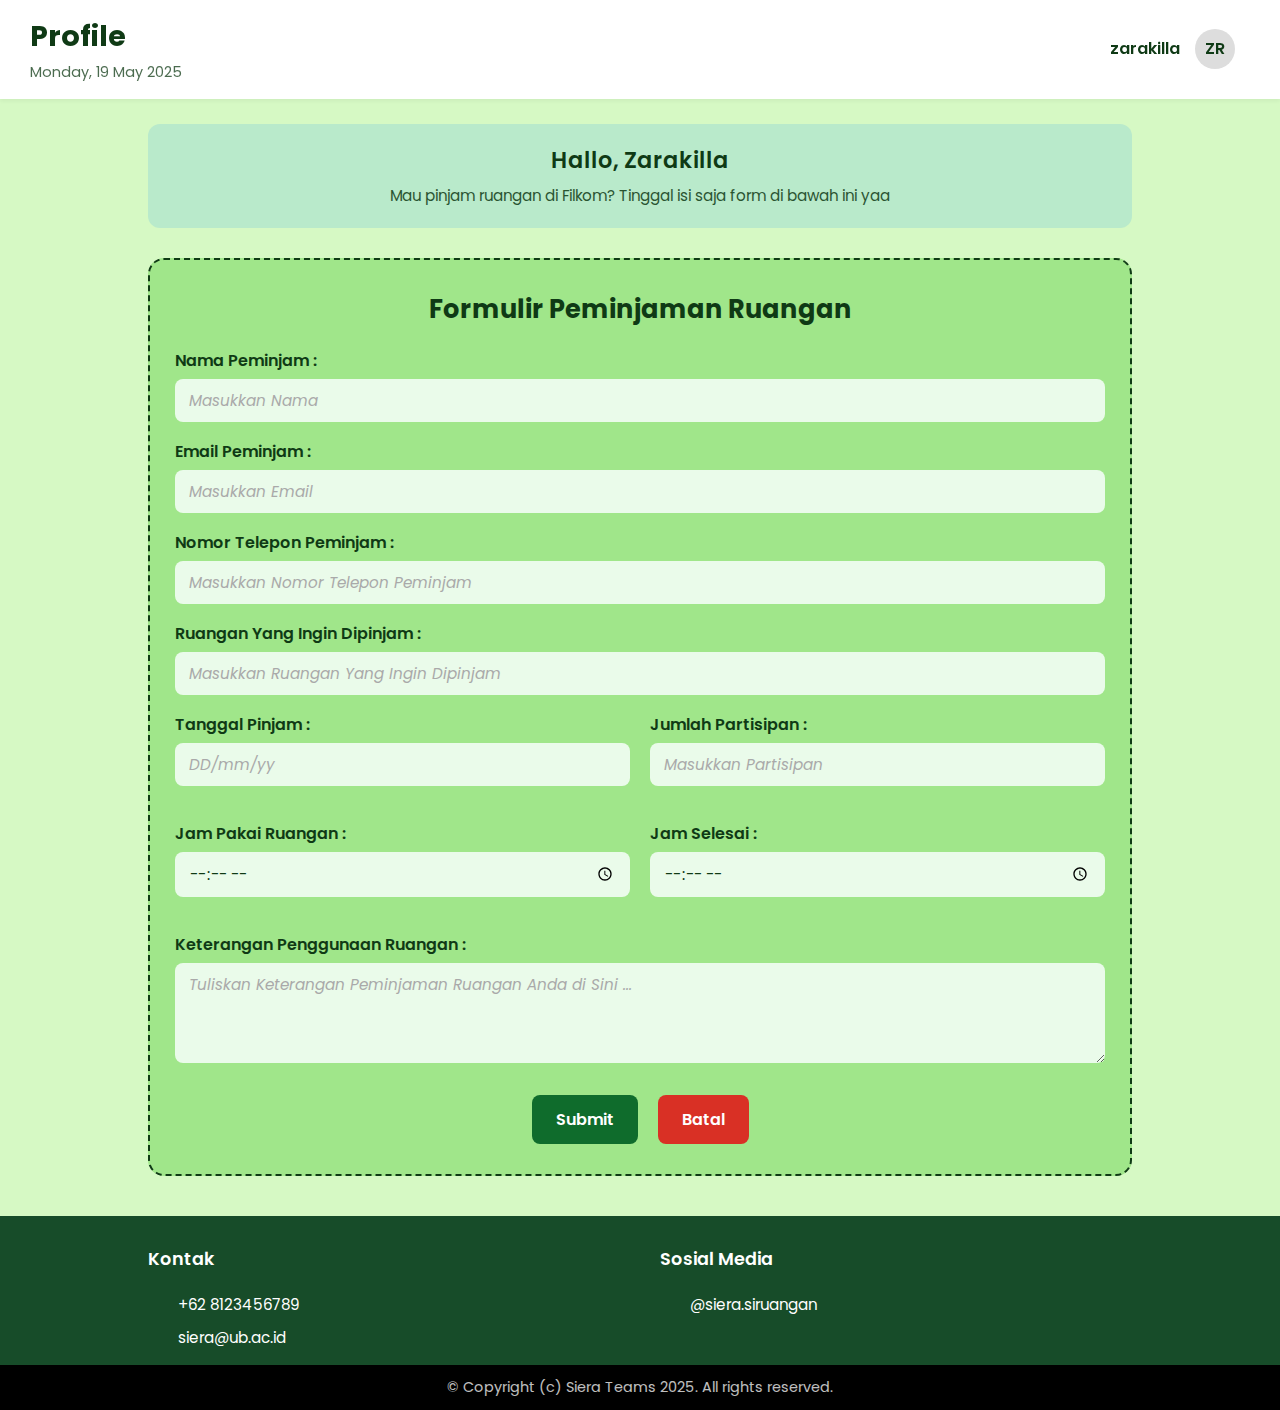
<file: form_pjm.html>
<!DOCTYPE html>
<html lang="id">
<head>
  <meta charset="UTF-8" />
  <meta name="viewport" content="width=device-width, initial-scale=1.0"/>
  <title>Form Peminjaman Ruangan</title>

  <link href="https://fonts.googleapis.com/css2?family=Poppins:wght@400;600;700&display=swap" rel="stylesheet"/>

  <link
    rel="stylesheet"
    href="https://cdnjs.cloudflare.com/ajax/libs/font-awesome/6.1.2/css/all.min.css"
    integrity="sha512-+0sVnZ6E9GfsPShwRor1C3psBz/9xENnABQpR1x+YzFXeV1+3eQNZZlwOR0+jF+qkE/sDdZfPGvUy5eE0ZQ3yg=="
    crossorigin="anonymous"
    referrerpolicy="no-referrer"
  />

  <style>
    :root {
      --green-lightest: #eafbea;
      --green-light:    #d6f9c4;
      --green-mid:      #b9eacb;
      --green-lighter:  #a0e68a;
      --green-dark:     #0f3a15;
      --green-darker:   #174c29;
      --white:          #ffffff;
      --red:            #d93025;
      --button-green:   #0f6c2c;
      --placeholder:    #a9a9a9;
    }

    * {
      margin: 0;
      padding: 0;
      box-sizing: border-box;
      font-family: 'Poppins', sans-serif;
    }

    body {
      background-color: var(--green-light);
      color: var(--green-dark);
      line-height: 1.5;
    }

    a {
      text-decoration: none;
      color: inherit;
    }

    ul {
      list-style: none;
    }

    header {
      width: 100%;
      background-color: var(--white);
      padding: 15px 30px;
      display: flex;
      justify-content: space-between;
      align-items: center;
      box-shadow: 0 2px 4px rgba(0,0,0,0.05);
      position: sticky;
      top: 0;
      z-index: 1000;
      margin-bottom: 25px; 
    }
    .header-left h2 {
      font-size: 1.8rem;
      font-weight: 700;
      color: var(--green-dark);
    }
    .header-left p {
      font-size: 0.9rem;
      color: var(--green-dark);
      opacity: 0.75;
      margin-top: 4px;
    }
    .header-right {
      display: flex;
      align-items: center;
      gap: 15px;
    }
    .header-right i {
      font-size: 1.3rem;
      color: var(--green-dark);
      cursor: pointer;
    }
    .header-right .username {
      font-size: 1rem;
      font-weight: 600;
      color: var(--green-dark);
    }
    .header-right .avatar {
      background-color: #ddd;
      color: var(--004400);
      font-weight: 600;
      border-radius: 50%;
      width: 40px;
      height: 40px;
      display: flex;
      align-items: center;
      justify-content: center;
      font-size: 1rem;
    }

    .container {
      max-width: 1024px;
      margin: 0 auto;
      padding: 0 20px;
    }

    .greeting-box {
      background-color: var(--green-mid);
      border-radius: 12px;
      padding: 20px;
      text-align: center;
      margin-bottom: 30px;
    }
    .greeting-box h2 {
      font-size: 1.4rem;
      font-weight: 600;
      margin-bottom: 8px;
      color: var(--green-dark);
    }
    .greeting-box p {
      font-size: 0.95rem;
      color: var(--green-dark);
      opacity: 0.85;
    }

    .form-container {
      background-color: var(--green-lighter);
      border: 2px dashed var(--green-dark);
      border-radius: 16px;
      padding: 30px 25px;
      margin-bottom: 40px;
    }
    .form-container h2 {
      text-align: center;
      font-size: 1.6rem;
      font-weight: 700;
      margin-bottom: 20px;
      color: var(--green-dark);
    }
    .form-group {
      margin-bottom: 18px;
    }
    .form-group label {
      display: block;
      font-weight: 600;
      color: var(--green-dark);
      margin-bottom: 6px;
    }
    .form-group input,
    .form-group textarea {
      width: 100%;
      padding: 10px 14px;
      border: none;
      border-radius: 8px;
      background-color: var(--green-lightest);
      font-size: 0.95rem;
      color: var(--green-dark);
    }
    .form-group input::placeholder,
    .form-group textarea::placeholder {
      color: var(--placeholder);
      font-style: italic;
    }
    .form-group textarea {
      resize: vertical;
      min-height: 100px;
    }
    .double-row {
      display: flex;
      gap: 20px;
      margin-bottom: 18px;
    }
    .double-row .form-group {
      flex: 1;
    }
    .date-input-wrapper {
      position: relative;
    }
    .date-input-wrapper input[type="text"] {
      padding-left: 14px;
    }
    .date-input-wrapper i {
      position: absolute;
      top: 50%;
      right: 14px;
      transform: translateY(-50%);
      color: var(--green-dark);
      pointer-events: none;
      font-size: 1rem;
    }
    .button-group {
      display: flex;
      justify-content: center;
      gap: 20px;
      margin-top: 25px;
    }
    .btn {
      padding: 12px 24px;
      font-size: 1rem;
      font-weight: 600;
      border: none;
      border-radius: 8px;
      cursor: pointer;
      transition: opacity 0.2s;
    }
    .btn:hover {
      opacity: 0.9;
    }
    .btn-submit {
      background-color: var(--button-green);
      color: var(--white);
    }
    .btn-cancel {
      background-color: var(--red);
      color: var(--white);
    }

    footer.dark-footer {
      background-color: var(--green-darker);
      color: var(--white);
    }
    .footer-container {
      max-width: 1024px;
      margin: 0 auto;
      padding: 30px 20px 15px;
      display: flex;
      justify-content: space-between;
      flex-wrap: wrap;
      gap: 40px;
    }
    .footer-section {
      flex: 1;
      min-width: 220px;
      display: flex;
      flex-direction: column;
      gap: 10px;
    }
    .footer-section h3 {
      font-size: 1.1rem;
      font-weight: 600;
      margin-bottom: 12px;
      color: var(--white);
    }
    .footer-contact-item {
      display: flex;
      align-items: center;
      gap: 10px;
      font-size: 0.95rem;
      color: var(--white);
    }
    .footer-contact-item i {
      font-size: 1.1rem;
      width: 20px;
      text-align: center;
    }

    .footer-copy-bar {
      background-color: black;
      width: 100%;
      text-align: center;
      padding: 12px 0;
      
    }
    .footer-copy-bar .footer-copy {
      max-width: 1024px;
      margin: 0 auto;
      font-size: 0.9rem;
      color: white;
      opacity: 0.75;
    }

    @media (max-width: 640px) {
      .double-row {
        flex-direction: column;
      }
      header {
        flex-direction: column;
        align-items: flex-start;
        gap: 15px;
      }
      .header-right {
        gap: 12px;
      }
      .footer-container {
        padding: 20px 15px 10px;
      }
    }
  </style>
</head>
<body>

  <header>
    <div class="header-left">
      <h2>Profile</h2>
      <p>Monday, 19 May 2025</p>
    </div>
    <div class="header-right">
      <i class="fas fa-bars"></i>
      <i class="fas fa-envelope"></i>
      <i class="fas fa-bell"></i>
      <span class="username">zarakilla</span>
      <div class="avatar">ZR</div>
      <i class="fas fa-chevron-down"></i>
    </div>
  </header>

  <div class="container">
    <section class="greeting-box">
      <h2>Hallo, Zarakilla</h2>
      <p>Mau pinjam ruangan di Filkom? Tinggal isi saja form di bawah ini yaa</p>
    </section>

    <section class="form-container">
      <h2>Formulir Peminjaman Ruangan</h2>

      <form action="#" method="POST">
        <div class="form-group">
          <label for="nama">Nama Peminjam :</label>
          <input type="text" id="nama" name="nama" placeholder="Masukkan Nama" required />
        </div>

        <div class="form-group">
          <label for="email">Email Peminjam :</label>
          <input type="email" id="email" name="email" placeholder="Masukkan Email" required />
        </div>

        <div class="form-group">
          <label for="telepon">Nomor Telepon Peminjam :</label>
          <input type="tel" id="telepon" name="telepon" placeholder="Masukkan Nomor Telepon Peminjam" required />
        </div>

        <div class="form-group">
          <label for="ruangan">Ruangan Yang Ingin Dipinjam :</label>
          <input type="text" id="ruangan" name="ruangan" placeholder="Masukkan Ruangan Yang Ingin Dipinjam" required />
        </div>

        <div class="double-row">
          <div class="form-group date-input-wrapper">
            <label for="tanggal">Tanggal Pinjam :</label>
            <input type="text" id="tanggal" name="tanggal" placeholder="DD/mm/yy" required />
            <i class="fas fa-calendar-alt"></i>
          </div>
          <div class="form-group">
            <label for="partisipan">Jumlah Partisipan :</label>
            <input type="number" id="partisipan" name="partisipan" placeholder="Masukkan Partisipan" required />
          </div>
        </div>

        <div class="double-row">
          <div class="form-group">
            <label for="jam_mulai">Jam Pakai Ruangan :</label>
            <input type="time" id="jam_mulai" name="jam_mulai" required />
          </div>
          <div class="form-group">
            <label for="jam_selesai">Jam Selesai :</label>
            <input type="time" id="jam_selesai" name="jam_selesai" required />
          </div>
        </div>

        <div class="form-group">
          <label for="keterangan">Keterangan Penggunaan Ruangan :</label>
          <textarea id="keterangan" name="keterangan" placeholder="Tuliskan Keterangan Peminjaman Ruangan Anda di Sini ..." required></textarea>
        </div>

        <div class="button-group">
          <button type="submit" class="btn btn-submit">Submit</button>
          <button type="reset" class="btn btn-cancel">Batal</button>
        </div>
      </form>
    </section>
  </div> 

  <footer class="dark-footer">
    <div class="footer-container">
      <div class="footer-section">
        <h3>Kontak</h3>
        <div class="footer-contact-item">
          <i class="fas fa-phone"></i>
          <span>+62 8123456789</span>
        </div>
        <div class="footer-contact-item">
          <i class="fas fa-envelope"></i>
          <span>siera@ub.ac.id</span>
        </div>
      </div>

      <div class="footer-section">
        <h3>Sosial Media</h3>
        <div class="footer-contact-item">
          <i class="fab fa-instagram"></i>
          <span>@siera.siruangan</span>
        </div>
      </div>
    </div>
  </footer>

  <div class="footer-copy-bar">
    <div class="footer-copy">
      © Copyright (c) Siera Teams 2025. All rights reserved.
    </div>
  </div>

</body>
</html>
</file>
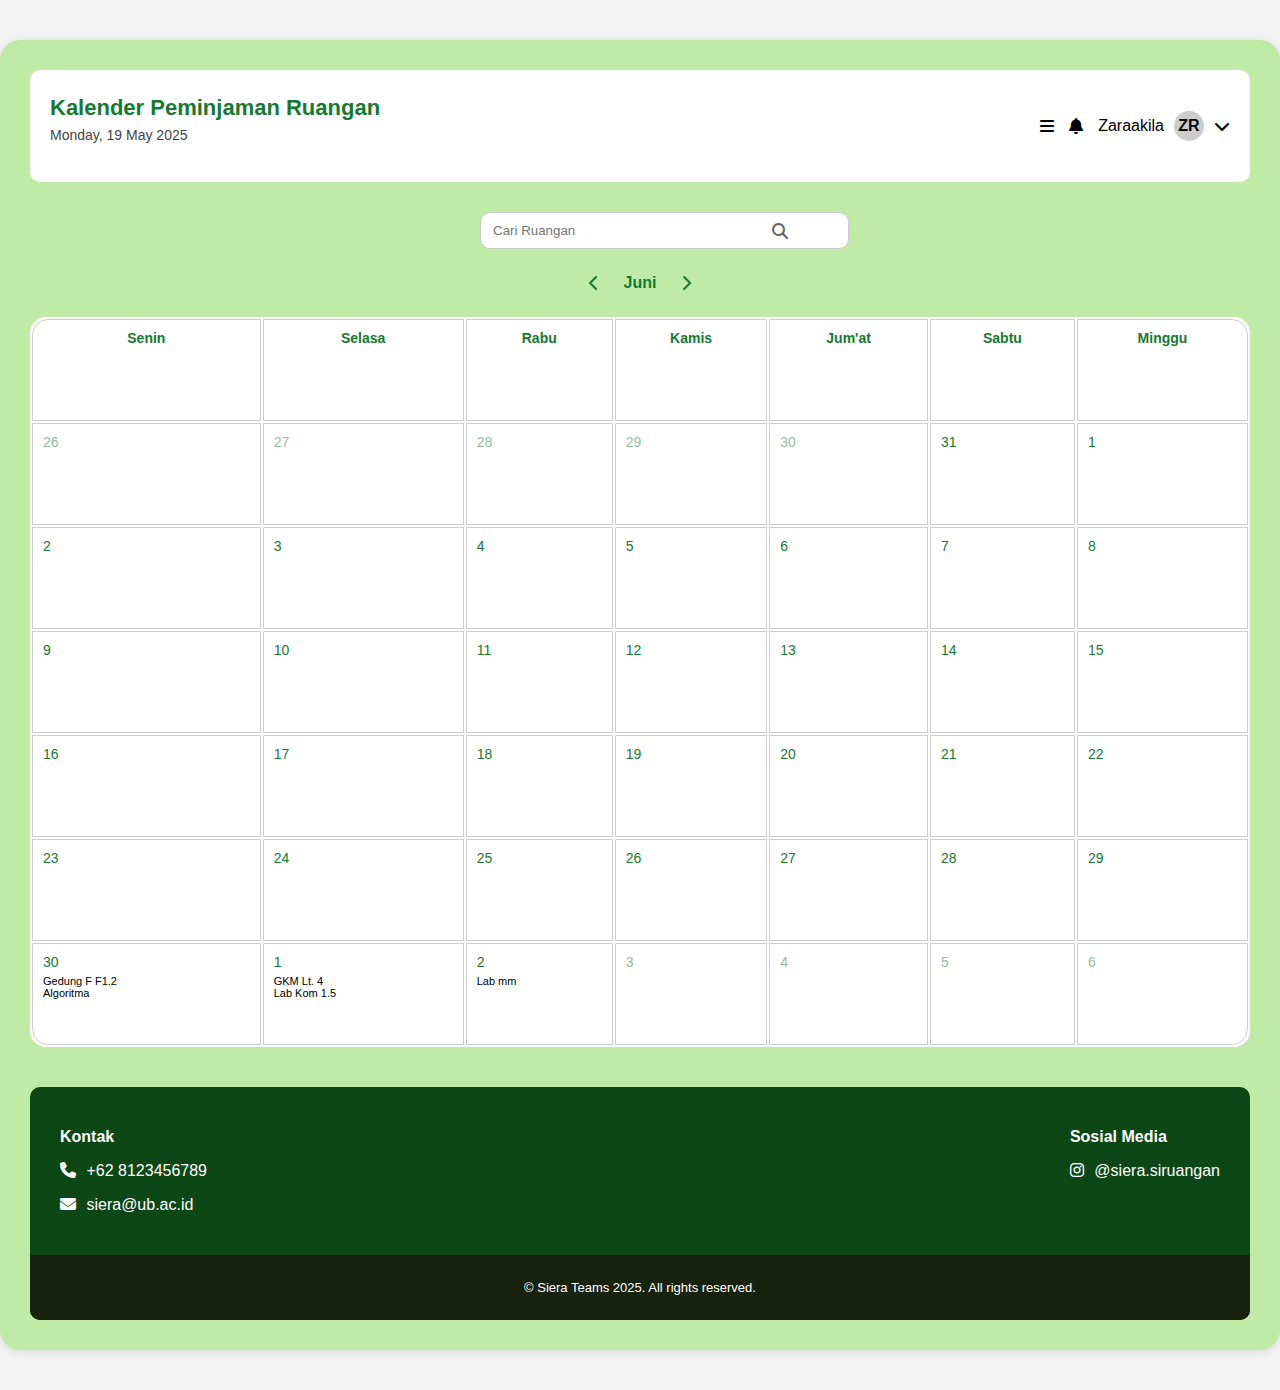
<file: kalender.html>
<!DOCTYPE html>
<html lang="id">
<head>
  <meta charset="UTF-8" />
  <meta name="viewport" content="width=device-width, initial-scale=1.0"/>
  <title>Kalender Peminjaman Ruangan</title>
  <link rel="stylesheet" href="kalender.css" />
  <link rel="stylesheet" href="https://cdnjs.cloudflare.com/ajax/libs/font-awesome/6.5.0/css/all.min.css" />
</head>
<body>

  <!-- BOX UTAMA SEMUA ELEMEN -->
  <section class="calendar-wrapper">
    <!-- HEADER -->
    <div class="calendar-header">
      <div class="nav-left">
        <h2>Kalender Peminjaman Ruangan</h2>
        <p>Monday, 19 May 2025</p>
      </div>
      <div class="nav-right">
        <i class="fas fa-bars"></i>
        <i class="fas fa-bell"></i>
        <div class="profile">
          <span class="name">Zaraakila</span>
          <div class="avatar">ZR</div>
          <i class="fas fa-chevron-down"></i>
        </div>
      </div>
    </div>

    <!-- PENCARIAN -->
    <div class="search-box">
      <input type="text" placeholder="Cari Ruangan">
      <i class="fas fa-search"></i>
    </div>

    <!-- NAV BULAN -->
    <div class="bulan-nav">
      <i class="fas fa-chevron-left"></i>
      <span>Juni</span>
      <i class="fas fa-chevron-right"></i>
    </div>

    <!-- KALENDER -->
    <table class="calendar-table">
      <thead>
        <tr>
          <th>Senin</th>
          <th>Selasa</th>
          <th>Rabu</th>
          <th>Kamis</th>
          <th>Jum'at</th>
          <th>Sabtu</th>
          <th>Minggu</th>
        </tr>
      </thead>
      <tbody>
        <tr>
          <td class="disable">26</td>
          <td class="disable">27</td>
          <td class="disable">28</td>
          <td class="disable">29</td>
          <td class="disable">30</td>
          <td>31</td>
          <td>1</td>
        </tr>
        <tr>
          <td>2</td>
          <td>3</td>
          <td>4</td>
          <td>5</td>
          <td>6</td>
          <td>7</td>
          <td>8</td>
        </tr>
        <tr>
          <td>9</td>
          <td>10</td>
          <td>11</td>
          <td>12</td>
          <td>13</td>
          <td>14</td>
          <td>15</td>
        </tr>
        <tr>
          <td>16</td>
          <td>17</td>
          <td>18</td>
          <td>19</td>
          <td>20</td>
          <td>21</td>
          <td>22</td>
        </tr>
        <tr>
          <td>23</td>
          <td>24</td>
          <td>25</td>
          <td>26</td>
          <td>27</td>
          <td>28</td>
          <td>29</td>
        </tr>
        <tr>
          <td class="schedule">
            30
            <div class="info">Gedung F F1.2<br>Algoritma</div>
          </td>
          <td class="schedule">
            1
            <div class="info">GKM Lt. 4<br>Lab Kom 1.5</div>
          </td>
          <td class="schedule">
            2
            <div class="info">Lab mm</div>
          </td>
          <td class="disable">3</td>
          <td class="disable">4</td>
          <td class="disable">5</td>
          <td class="disable">6</td>
        </tr>
      </tbody>
    </table>

    <!-- FOOTER -->
    <footer class="footer">
      <div class="footer-content">
        <div class="footer-column">
          <p class="footer-title">Kontak</p>
          <p><i class="fas fa-phone"></i> +62 8123456789</p>
          <p><i class="fas fa-envelope"></i> siera@ub.ac.id</p>
        </div>
        <div class="footer-column">
          <p class="footer-title">Sosial Media</p>
          <p><i class="fab fa-instagram"></i> @siera.siruangan</p>
        </div>
      </div>
      <div class="footer-bottom">
        <p>&copy; Siera Teams 2025. All rights reserved.</p>
      </div>
    </footer>

  </section>

</body>
</html>
</file>
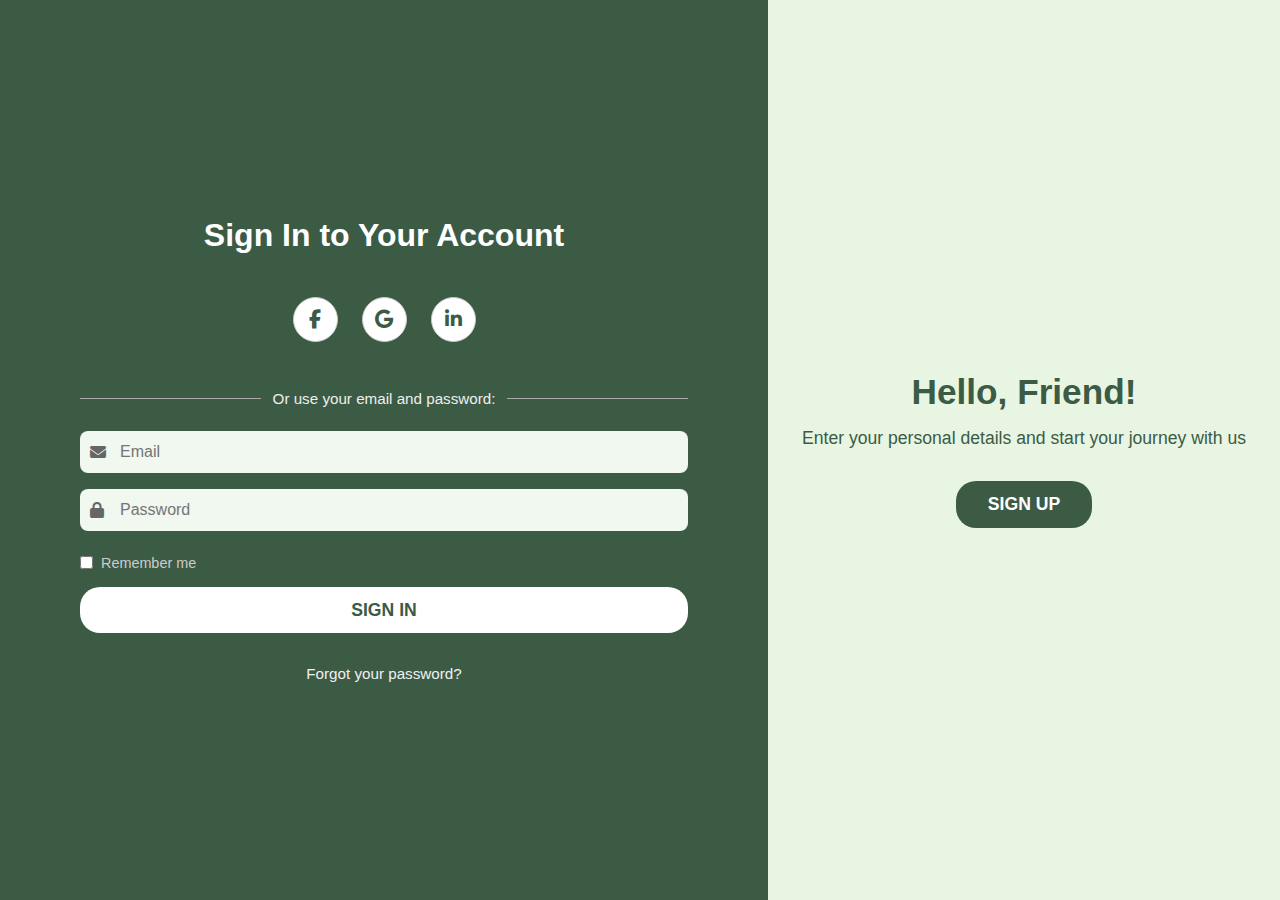
<file: login.html>
<!DOCTYPE html>
<html lang="en">
<head>
  <meta charset="UTF-8" />
  <meta name="viewport" content="width=device-width, initial-scale=1.0"/>
  <title>Login Page</title>
  <link rel="stylesheet" href="login.css" />
  <link rel="stylesheet" href="https://cdnjs.cloudflare.com/ajax/libs/font-awesome/6.5.0/css/all.min.css"/>
</head>
<body>
  <div class="container">
    
    <!-- Login form di sebelah kiri -->
    <div class="right-panel">
      <h2>Sign In to Your Account</h2>

      <div class="social-icons">
        <a href="#"><i class="fab fa-facebook-f"></i></a>
        <a href="#"><i class="fab fa-google"></i></a>
        <a href="#"><i class="fab fa-linkedin-in"></i></a>
      </div>

      <div class="login-line"><span>Or use your email and password:</span></div>

      <form class="form" action="#" method="post">
        <div class="input-box">
          <i class="fas fa-envelope"></i>
          <input type="email" placeholder="Email" required />
        </div>

        <div class="input-box">
          <i class="fas fa-lock"></i>
          <input type="password" placeholder="Password" required />
        </div>

        <div class="checkbox">
          <input type="checkbox" id="remember" />
          <label for="remember">Remember me</label>
        </div>

        <button type="submit" class="btn submit">SIGN IN</button>

        <div class="forgot-password">
          <a href="forgot-password.html">Forgot your password?</a>
        </div>
      </form>
    </div>

    <!-- Ajakan dan tombol sign up di sebelah kanan -->
    <div class="left-panel">
      <h2>Hello, Friend!</h2>
      <p>Enter your personal details and start your journey with us</p>
      <a href="register.html"><button class="btn">SIGN UP</button></a>
    </div>

  </div>
</body>
</html>
</file>
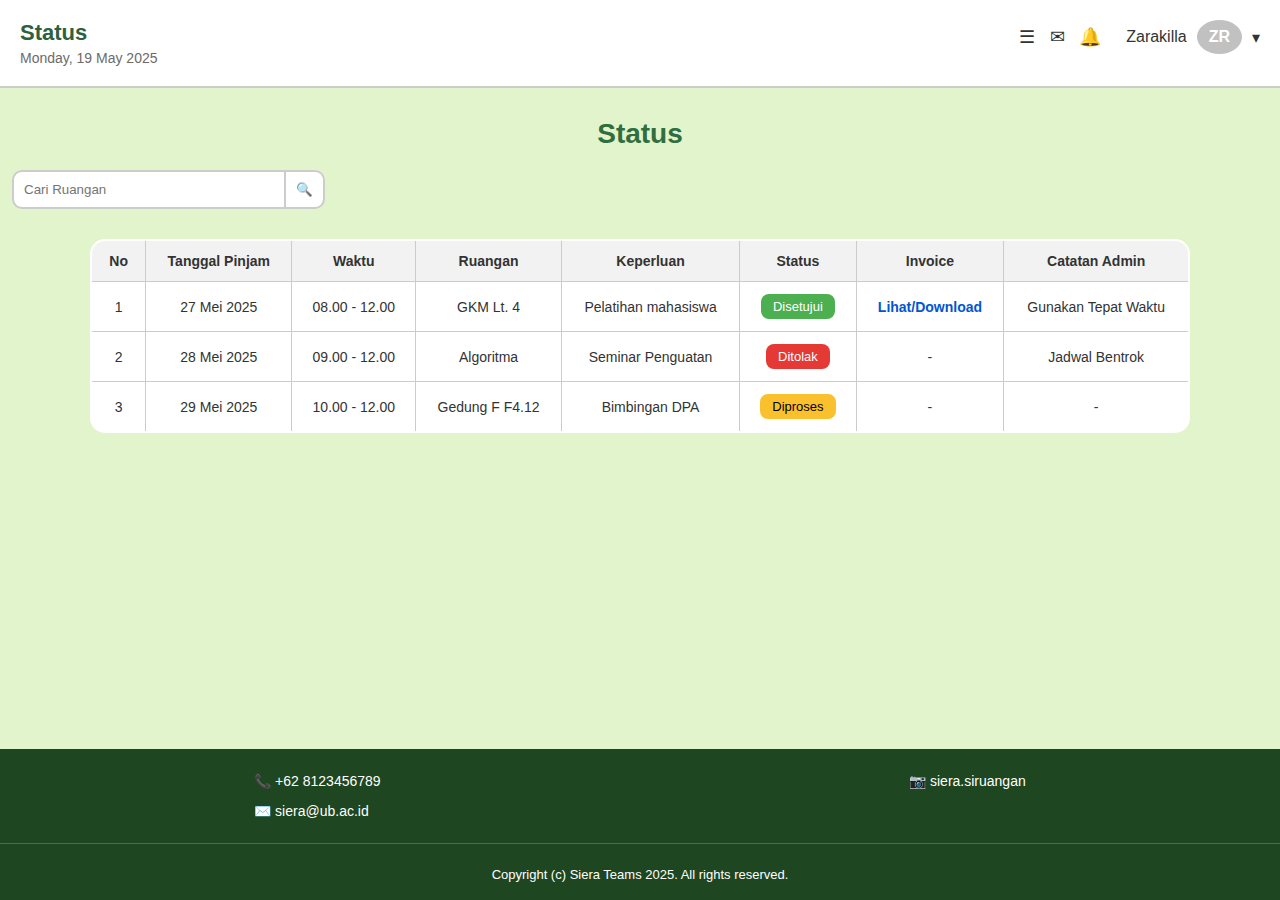
<file: status.html>
<!DOCTYPE html>
<html lang="id">
<head>
  <meta charset="UTF-8">
  <meta name="viewport" content="width=device-width, initial-scale=1.0">
  <title>Status</title>
  <link rel="stylesheet" href="status.css">
</head>
<body>
  <header class="header">
    <div class="status-date">
      <h1>Status</h1>
      <p>Monday, 19 May 2025</p>
    </div>
    <div class="nav-icons">
      <div class="icons">
        <span class="menu">&#9776;</span>
        <span class="email">&#9993;</span>
        <span class="bell">&#128276;</span>
      </div>
      <div class="user-profile">
        <span class="username">Zarakilla</span>
        <div class="avatar">ZR</div>
        <span class="dropdown">&#9662;</span>
      </div>
    </div>
  </header>

  <main>
    <h2 class="title">Status</h2>
    <div class="search-box">
      <input type="text" placeholder="Cari Ruangan">
      <button class="search-button">🔍</button>
    </div>

    <div class="table-container">
      <table>
        <thead>
          <tr>
            <th>No</th>
            <th>Tanggal Pinjam</th>
            <th>Waktu</th>
            <th>Ruangan</th>
            <th>Keperluan</th>
            <th>Status</th>
            <th>Invoice</th>
            <th>Catatan Admin</th>
          </tr>
        </thead>
        <tbody>
          <tr>
            <td>1</td>
            <td>27 Mei 2025</td>
            <td>08.00 - 12.00</td>
            <td>GKM Lt. 4</td>
            <td>Pelatihan mahasiswa</td>
            <td><span class="badge approved">Disetujui</span></td>
            <td><a href="invoice.html">Lihat/Download</a></td>
            <td>Gunakan Tepat Waktu</td>
          </tr>
          <tr>
            <td>2</td>
            <td>28 Mei 2025</td>
            <td>09.00 - 12.00</td>
            <td>Algoritma</td>
            <td>Seminar Penguatan</td>
            <td><span class="badge rejected">Ditolak</span></td>
            <td>-</td>
            <td>Jadwal Bentrok</td>
          </tr>
          <tr>
            <td>3</td>
            <td>29 Mei 2025</td>
            <td>10.00 - 12.00</td>
            <td>Gedung F F4.12</td>
            <td>Bimbingan DPA</td>
            <td><span class="badge pending">Diproses</span></td>
            <td>-</td>
            <td>-</td>
          </tr>
        </tbody>
      </table>
    </div>
  </main>

  <footer>
    <div class="footer-content">
      <div class="kontak">
        <p>📞 +62 8123456789</p>
        <p>✉️ siera@ub.ac.id</p>
      </div>
      <div class="sosial">
        <p>📷 siera.siruangan</p>
      </div>
    </div>
    <div class="copyright">
      <p>Copyright (c) Siera Teams 2025. All rights reserved.</p>
    </div>
  </footer>
</body>
</html>
</file>
<file: kalender.css>
body {
  margin: 0;
  font-family: Arial, sans-serif;
  background-color: #f3f3f3;
}

/* WRAPPER */
.calendar-wrapper {
  max-width: 1280px;
  margin: 40px auto;
  background-color: #C0EBA6;
  padding: 30px;
  border-radius: 20px;
  box-shadow: 0 2px 10px rgba(0,0,0,0.1);
}

/* HEADER */
.calendar-header {
  display: flex;
  justify-content: space-between;
  align-items: center;
  background-color: white;
  padding: 25px 20px;
  border-radius: 10px;
  margin-bottom: 30px;
}

.nav-left h2 {
  margin: 0;
  font-size: 22px;
  color: #157A30;
}

.nav-left p {
  margin-top: 6px;
  font-size: 14px;
  color: #444;
}

.nav-right {
  display: flex;
  align-items: center;
  gap: 15px;
}

.avatar {
  background-color: #ccc;
  width: 30px;
  height: 30px;
  border-radius: 50%;
  text-align: center;
  line-height: 30px;
  font-weight: bold;
}

.profile {
  display: flex;
  align-items: center;
  gap: 10px;
}

/* PENCARIAN */
.search-box {
  position: relative;
  max-width: 320px;
  margin: 20px auto;
}

.search-box input {
  width: 100%;
  padding: 10px 35px 10px 12px;
  border-radius: 10px;
  border: 1px solid #ccc;
}

.search-box i {
  position: absolute;
  right: 12px;
  top: 11px;
  color: #666;
}

/* NAVIGASI BULAN */
.bulan-nav {
  display: flex;
  justify-content: center;
  align-items: center;
  gap: 25px;
  font-size: 16px;
  font-weight: bold;
  color: #157A30;
  margin: 25px 0;
}

/* TABEL KALENDER */
.calendar-table {
  width: 100%;
  border-collapse: separate;
  background-color: white;
  border-radius: 10px;
  overflow: hidden;
  border-radius: 16px;
}

.calendar-table th,
.calendar-table td {
  border: 1px solid #ccc;
  padding: 10px;
  height: 80px;
  text-align: left;
  vertical-align: top;
  font-size: 14px;
}

.calendar-table th {
  background-color: white;
  color: #157A30;
  text-align: center;
}

.calendar-table td {
  background-color: white;
  color: #157A30;
}

.calendar-table td.disable {
  color: #157A3080;
}

.calendar-table td.schedule .info {
  font-size: 11px;
  color: black;
  margin-top: 5px;
}

.calendar-table th:first-child {
  border-top-left-radius: 16px;
}

.calendar-table th:last-child {
  border-top-right-radius: 16px;
}

.calendar-table tr:last-child td:first-child {
  border-bottom-left-radius: 16px;
}

.calendar-table tr:last-child td:last-child {
  border-bottom-right-radius: 16px;
}

/* FOOTER */
.footer {
  background-color: #0D4715;
  color: white;
  border-radius: 10px;
  margin-top: 40px;
  overflow: hidden;
}

.footer-content {
  display: flex;
  justify-content: space-between;
  padding: 25px 30px;
  flex-wrap: wrap;
}

.footer-title {
  font-weight: bold;
  margin-bottom: 8px;
}

.footer i {
  margin-right: 6px;
}

.footer-bottom {
  background-color: #18230F;
  text-align: center;
  padding: 12px;
  font-size: 13px;
}
</file>
<file: login.css>
* {
    margin: 0;
    padding: 0;
    box-sizing: border-box;
    font-family: "Segoe UI", Tahoma, Geneva, Verdana, sans-serif;
  }
  
  body, html {
    height: 100%;
    width: 100%;
  }
  
  body {
    background-color: #f3faf3;
    display: flex;
    justify-content: center;
    align-items: center;
  }
  
  .container {
    display: flex;
    width: 100vw;
    height: 100vh;
    background-color: #fff;
  }
  
  .left-panel {
    width: 40%;
    background-color: #e8f5e2;
    color: #3c5b45;
    padding: 4rem 2rem;
    display: flex;
    flex-direction: column;
    justify-content: center;
    align-items: center;
    text-align: center;
  }
  
  .left-panel h2 {
    font-size: 2.2rem;
    margin-bottom: 1rem;
    font-weight: bold;
  }
  
  .left-panel p {
    margin-bottom: 2rem;
    font-size: 1.1rem;
  }
  
  .left-panel .btn {
    background-color: #3c5b45;
    color: #fff;
    border: none;
    padding: 0.8rem 2rem;
    border-radius: 20px;
    cursor: pointer;
    font-weight: bold;
    font-size: 1.1rem;
    transition: 0.3s;
  }
  
  .left-panel .btn:hover {
    background-color: #2e4635;
  }
  
  .right-panel {
    width: 60%;
    background-color: #3c5b45;
    padding: 3rem 5rem;
    display: flex;
    flex-direction: column;
    justify-content: center;
    color: #fff;
  }
  
  .right-panel h2 {
    text-align: center;
    margin-bottom: 1.2rem;
    font-size: 2rem;
  }
  
  .social-icons {
    display: flex;
    gap: 1.5rem;
    margin: 1.5rem 0;
    justify-content: center;
  }
  
  .social-icons a {
    text-decoration: none;
    font-size: 1.2rem;
    color: #3c5b45;
    background-color: #fff;
    padding: 0.6rem;
    width: 45px;
    height: 45px;
    display: flex;
    align-items: center;
    justify-content: center;
    border-radius: 50%;
    border: 1px solid #ccc;
    transition: 0.3s;
  }
  
  .social-icons a:hover {
    background-color: #e0efe0;
  }
  
  .login-line {
    display: flex;
    align-items: center;
    text-align: center;
    margin: 1.5rem 0;
    width: 100%;
  }
  
  .login-line::before,
  .login-line::after {
    content: "";
    flex: 1;
    border-bottom: 1px solid #aaa;
  }
  
  .login-line::before {
    margin-right: 0.75rem;
  }
  
  .login-line::after {
    margin-left: 0.75rem;
  }
  
  .login-line span {
    font-size: 0.95rem;
    color: #eee;
  }
  
  .form {
    display: flex;
    flex-direction: column;
    gap: 1rem;
  }
  
  .input-box {
    position: relative;
  }
  
  .input-box input {
    width: 100%;
    padding: 0.75rem 2.5rem;
    border: none;
    border-radius: 8px;
    background-color: #f0f8f0;
    font-size: 1rem;
  }
  
  .input-box i {
    position: absolute;
    top: 50%;
    left: 10px;
    transform: translateY(-50%);
    color: #666;
  }
  
  .checkbox {
    display: flex;
    align-items: center;
    font-size: 0.9rem;
    margin-top: 0.5rem;
    color: #ccc;
  }
  
  .checkbox input {
    margin-right: 0.5rem;
  }
  
  .btn.submit {
    background-color: #fff;
    color: #3c5b45;
    border: none;
    padding: 0.8rem;
    border-radius: 20px;
    cursor: pointer;
    font-weight: bold;
    font-size: 1.1rem;
    transition: 0.3s;
  }
  
  .btn.submit:hover {
    background-color: #cdebc7;
  }
  
  .forgot-password {
    text-align: center;
    margin-top: 1rem;
  }
  
  .forgot-password a {
    color: #f0f0f0;
    font-size: 0.95rem;
    text-decoration: none;
    transition: color 0.3s;
  }
  
  .forgot-password a:hover {
    color: #d5ffd5;
    text-decoration: underline;
  }
</file>
<file: status.css>
body {
  margin: 0;
  font-family: 'Segoe UI', sans-serif;
  background-color: #e2f4cb;
  color: #333;
  min-height: 100vh;
  display: flex;
  flex-direction: column;
}

.header {
  display: flex;
  justify-content: space-between;
  align-items: flex-start;
  background-color: #fff;
  padding: 20px;
  border-bottom: 2px solid #ccc;
}

.status-date h1 {
  margin: 0;
  color: #2d613d;
  font-size: 22px;
}

.status-date p {
  margin: 4px 0 0;
  font-size: 14px;
  color: #6b6b6b;
}

.nav-icons {
  display: flex;
  align-items: center;
  gap: 15px;
}

.icons span {
  font-size: 18px;
  margin-right: 10px;
  cursor: pointer;
}

.user-profile {
  display: flex;
  align-items: center;
  gap: 10px;
}

.avatar {
  background-color: #c1c1c1;
  border-radius: 50%;
  padding: 8px 12px;
  font-weight: bold;
  color: white;
}

.title {
  text-align: center;
  margin: 30px 0 20px;
  color: #2f6e3f;
  font-size: 28px;
}

.search-box {
  display: flex;
  justify-content: flex-end;
  margin: 0 auto 30px;
  max-width: 1100px;
  padding-right: 955px;
}

.search-box input {
  padding: 10px;
  width: 250px;
  border: 2px solid #ccc;
  border-radius: 10px 0 0 10px;
  outline: none;
}

.search-box button {
  padding: 10px;
  border: 2px solid #ccc;
  border-left: none;
  background-color: white;
  border-radius: 0 10px 10px 0;
  cursor: pointer;
}

.table-container {
  display: flex;
  justify-content: center;
  padding: 0 20px 60px;
  flex: 1;
}

table {
  width: 100%;
  max-width: 1100px;
  border-collapse: collapse;
  background: white;
  border-radius: 15px;
  overflow: hidden;
  border: 2px solid black;
}

thead {
  background-color: #f2f2f2;
}

table th, table td {
  padding: 12px 15px;
  border: 1px solid #ccc;
  text-align: center;
  font-size: 14px;
}

.badge {
  padding: 5px 12px;
  border-radius: 8px;
  font-size: 13px;
  color: white;
  display: inline-block;
}

.approved {
  background-color: #4caf50;
}

.rejected {
  background-color: #e53935;
}

.pending {
  background-color: #fbc02d;
  color: black;
}

a {
  color: #0056d2;
  text-decoration: none;
  font-weight: bold;
}

footer {
  background-color: #1e4620;
  color: white;
  text-align: center;
  padding: 10px 0px 5px;
  font-size: 14px;
  margin-top: auto;
}

.footer-content {
  display: flex;
  justify-content: space-around;
  margin-bottom: 10px;
  flex-wrap: wrap;
  gap: 20px;
}

.kontak, .sosial {
  text-align: left;
}

.copyright {
  border-top: 1px solid #ffffff33;
  padding-top: 10px;
  font-size: 13px;
}
</file>
